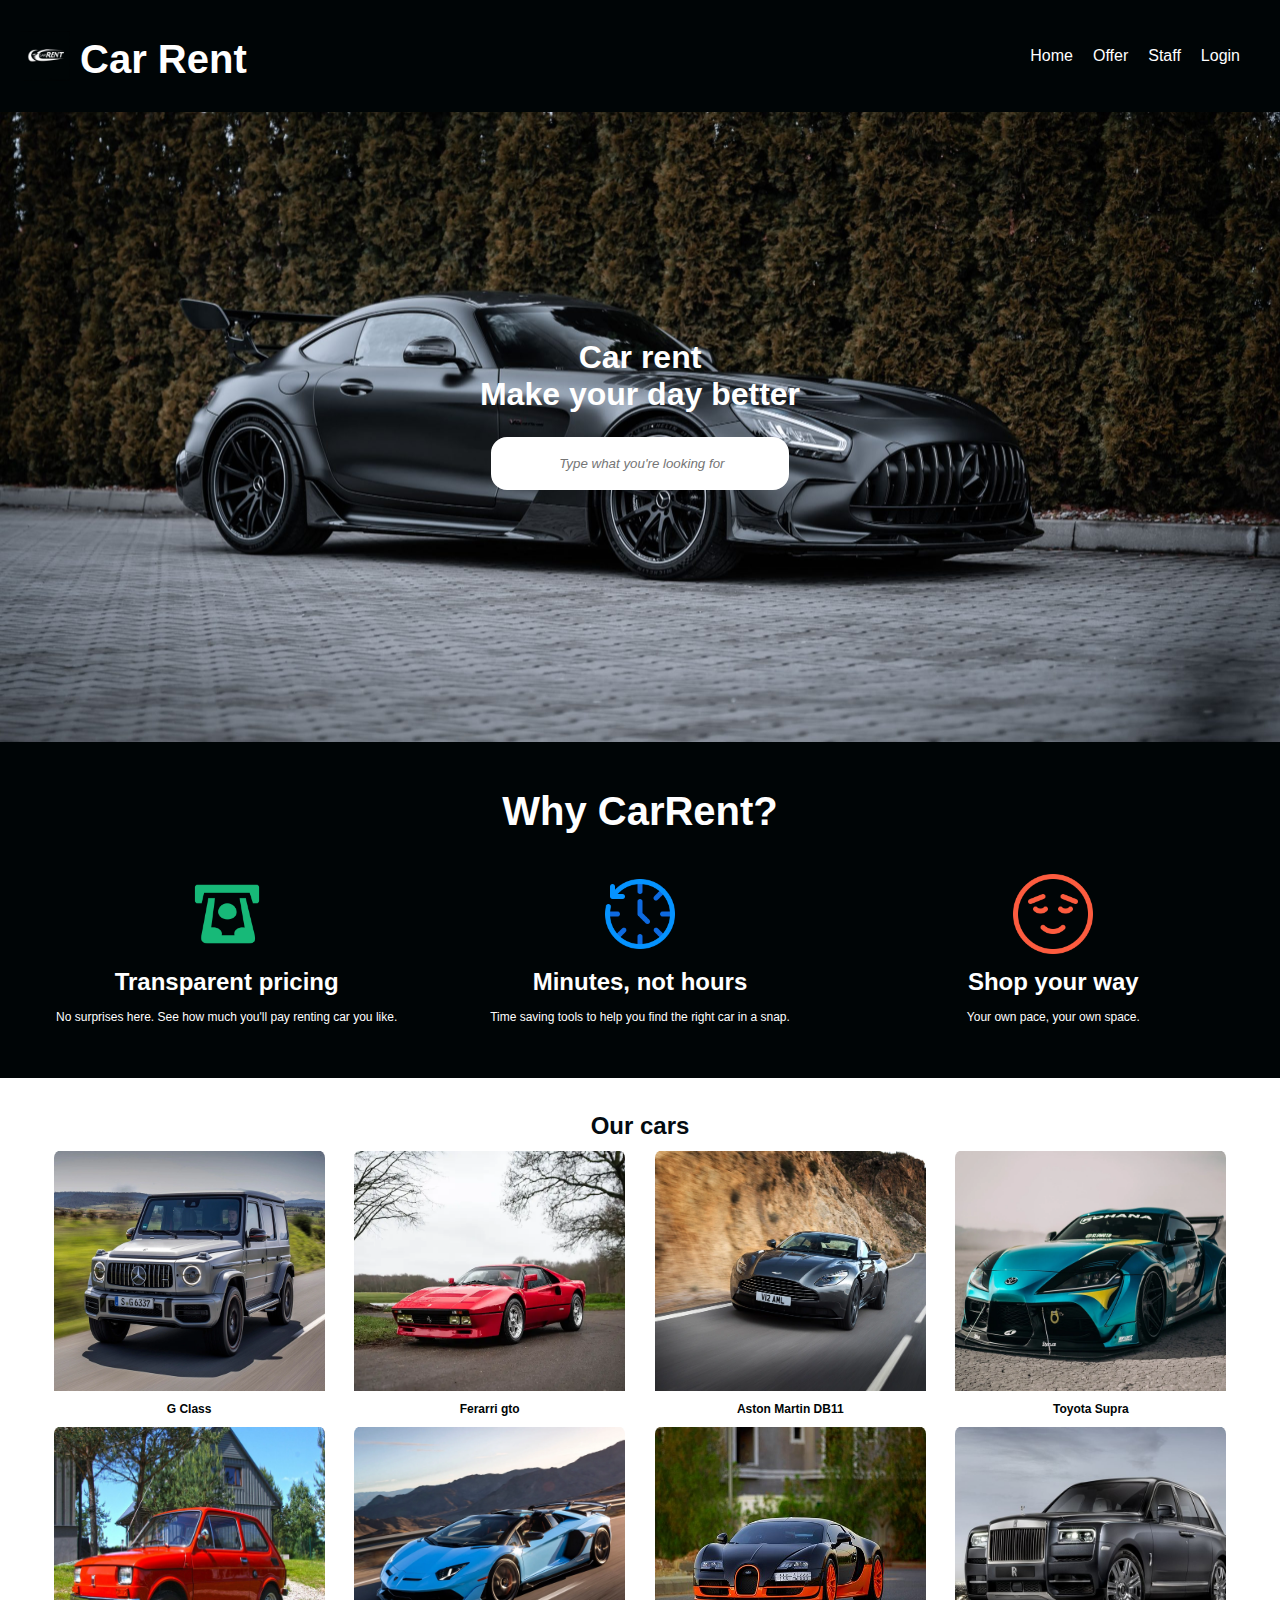
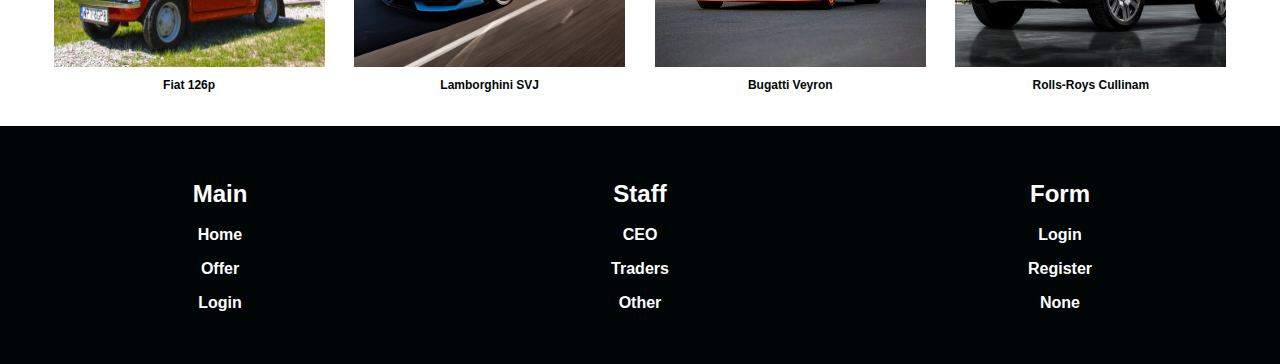
<file: index.html>
<!DOCTYPE html>
<html lang="pl">
<head>
    <meta charset="UTF-8">
    <meta http-equiv="X-UA-Compatible" content="IE=edge">
    <meta name="viewport" content="width=device-width, initial-scale=1.0">
    <meta name="author" content="Jakub Pluczak">
    <meta name="description" content="Main page">
    <meta name="keywords" content="Car_rent, Offer, Cars">
    <link rel="shortcut icon" href="img/logo.webp" type="image/x-icon">
    <link rel="stylesheet" href="hf.css">
    <link rel="stylesheet" href="style.css">
    <script src="main.js" defer></script>
    <title>Strona główna</title>
</head>
<body>
    <header>
        <div class="logo-title">
            <img src="img/logo.webp" alt="Car_Deels_Logo" class="logo">
            <h1>Car Rent</h1>
        </div>
        <nav>
            <div class="nav-toggle">&#9776;</div>
            <ul>
                <li class="nav-btn"><a href="index.html">Home</a></li>
                <li class="nav-btn"><a href="#cars">Offer</a></li>
                <li class="nav-btn"><a href="staff.html">Staff</a></li>
                <li class="nav-btn"><a href="contact.html">Login</a></li>
            </ul>
        </nav>
    </header>
    <main>
        <div class="background-wrap">
            <div class="search-form">
                <legend>
                    Car rent<br>
                    Make your day better
                    <form action="#" method="get">
                        <label for="search"></label>
                        <input type="text" name="search" id="search" placeholder=" Type what you're looking for">
                    </form>
                </legend>
            </div>
        </div>
        <div class="info">
            <h1>Why CarRent?</h1>
            <div class="features">
                <div class="feature">
                    <img src="img/money.webp" alt="Transparent_Pricing_Icon">
                    <h2>Transparent pricing</h2>
                    <p>No surprises here. See how much you'll pay renting car you like.</p>
                </div>
                <div class="feature">
                    <img src="img/clock.webp" alt="Minutes_Not_Hours_Icon">
                    <h2>Minutes, not hours</h2>
                    <p>Time saving tools to help you find the right car in a snap.</p>
                </div>
                <div class="feature">
                    <img src="img/calm.webp" alt="Shop_Your_Way_Icon">
                    <h2>Shop your way</h2>
                    <p>Your own pace, your own space.</p>
                </div>
            </div>
        </div>
        <div class="card-container" id="cars">
            <h2>Our cars</h2>
            <div class="card">
              <img src="img/gclass.webp" alt="G_class_mercedes">
              <div class="card-title">
                <h2>G Class</h2></div>
            </div>
            <div class="card">
                <img src="img/gto.webp" alt="Ferarri_gto">
                <div class="card-title">
                  <h2>Ferarri gto</h2></div>
              </div>
              <div class="card">
                <img src="img/astn.webp" alt="Aston_Martin_DB11">
                <div class="card-title">
                  <h2>Aston Martin DB11</h2></div>
              </div>
              <div class="card">
                <img src="img/tysp.webp" alt="Toyota_Supra">
                <div class="card-title">
                  <h2>Toyota Supra</h2></div>
              </div>
              <div class="card">
                <img src="img/f126.webp" alt="Fiat_126p">
                <div class="card-title">
                  <h2>Fiat 126p</h2></div>
              </div>
              <div class="card">
                <img src="img/swj.webp" alt="Lamborghini_Aventador_SVJ">
                <div class="card-title">
                  <h2>Lamborghini SVJ</h2></div>
              </div>
              <div class="card">
                <img src="img/bgt.webp" alt="Bugatti_Veyron">
                <div class="card-title">
                  <h2>Bugatti Veyron</h2></div>
              </div>
              <div class="card">
                <img src="img/rls.webp" alt="Rolls-Roys_Cullinam">
                <div class="card-title">
                  <h2>Rolls-Roys Cullinam</h2></div>
              </div>
        </div>
    </main>
    <footer>
        <div class="ft3">
             <div>
                 <h2>Main</h2>
                 <ul>
                     <li><a href="index.html">Home</a></li>
                     <li><a href="index.html">Offer</a></li>
                     <li><a href="contact.html">Login</a></li>
                 </ul>
             </div>
             <div>
                 <h2>Staff</h2>
                 <ul>
                     <li><a href="staff.html">CEO</a></li>
                     <li><a href="staff.html">Traders</a></li>
                     <li><a href="staff.html">Other</a></li>
                 </ul>
             </div>
             <div>
                 <h2>Form</h2>
                 <ul>
                     <li><a href="contact.html">Login</a></li>
                     <li><a href="register.html">Register</a></li>
                     <li><a href="#">None</a></li>
                 </ul>
             </div>
        </div>
     </footer>
</body>
</html>
</file>
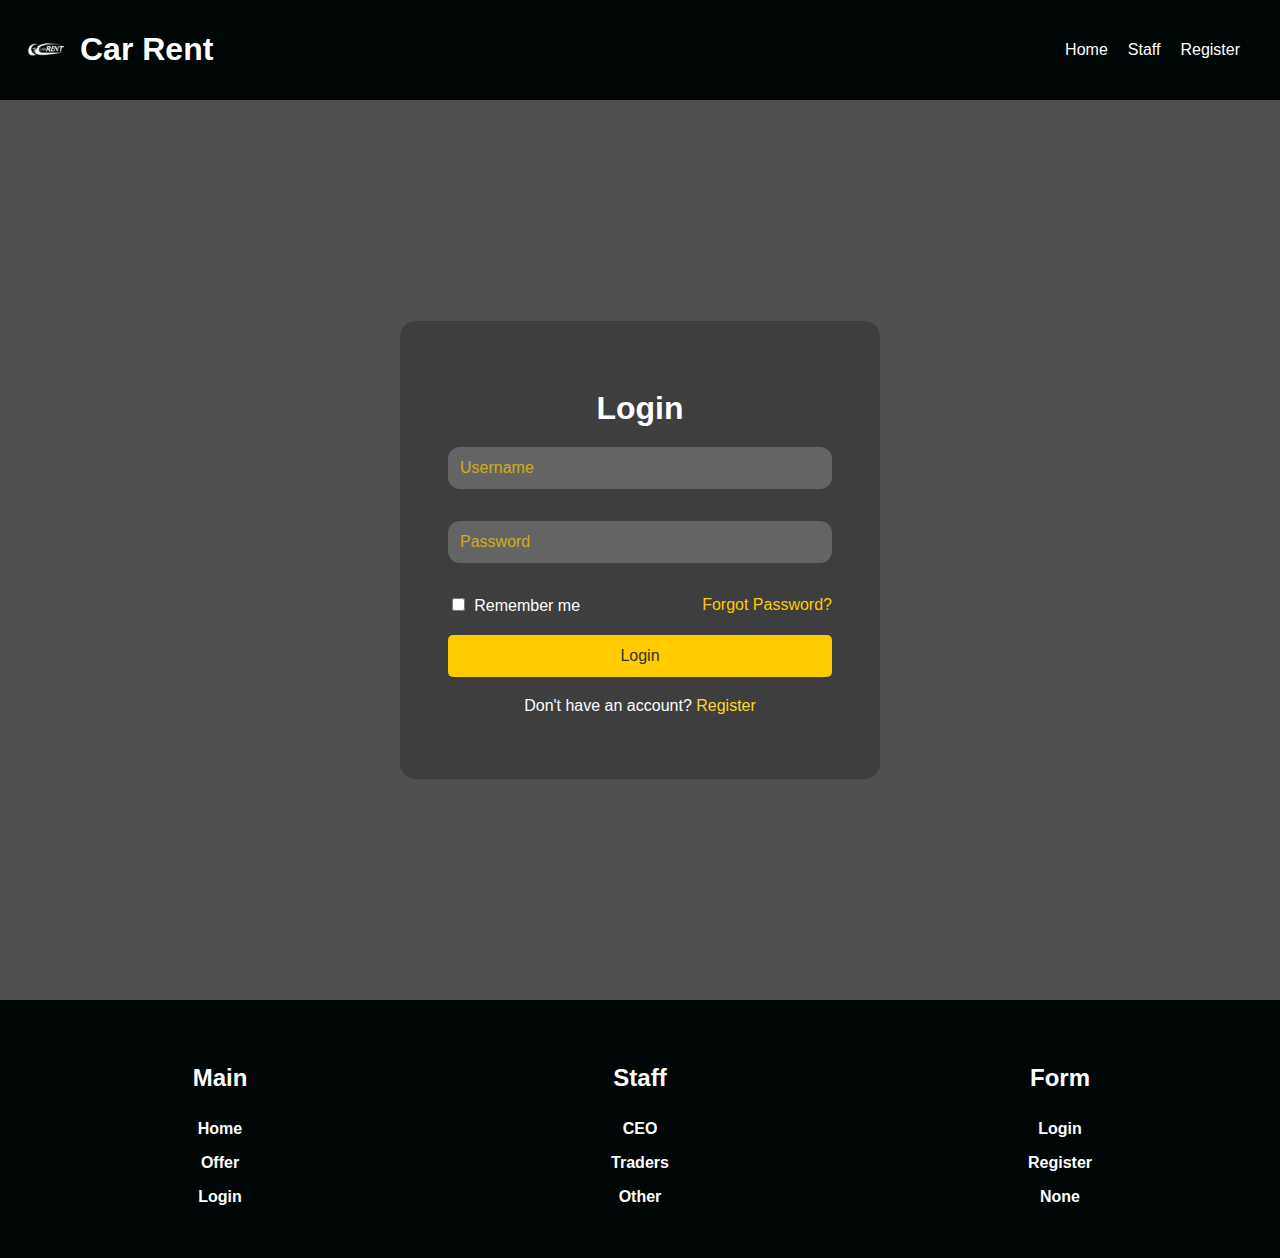
<file: contact.html>
<!DOCTYPE html>
<html lang="pl">
<head>
    <meta charset="UTF-8">
    <meta http-equiv="X-UA-Compatible" content="IE=edge">
    <meta name="viewport" content="width=device-width, initial-scale=1.0">
    <meta name="author" content="Jakub Pluczak">
    <meta name="description" content="Login Page">
    <meta name="keywords" content="Login, Username, Password">
    <link rel="shortcut icon" href="img/logo.webp" type="image/x-icon">
    <link rel="stylesheet" href="hf.css">
    <link rel="stylesheet" href="style2.css">
    <script src="main.js" defer></script>
    <title>Login</title>
</head>
<body>
    <header>
        <div class="logo-title">
            <img src="img/logo.webp" alt="Car_Deels_Logo" class="logo">
            <h1>Car Rent</h1>
        </div>
        <nav>
            <div class="nav-toggle">&#9776;</div>
            <ul>
                <li class="nav-btn"><a href="index.html">Home</a></li>
                <li class="nav-btn"><a href="staff.html">Staff</a></li>
                <li class="nav-btn"><a href="register.html">Register</a></li>
            </ul>
        </nav>
    </header>
    <main>
        <div class="login-container">
            <div class="login-form">
                <h1>Login</h1>
                <form action="#" method="post">
                    <div class="input-group">
                        <label for="username">
                            <input type="text" id="username" name="username" required placeholder="Username">
                        </label>
                        </div>
                    <div class="input-group">
                        <label for="password">
                            <input type="password" id="password" name="password" required placeholder="Password">
                        </label>
                    </div>
                    <div class="remember-me">
                        <label>
                            <input type="checkbox" id="remember" name="remember">
                            Remember me
                        </label>
                        <a href="#" class="forgot-password">Forgot Password?</a>
                    </div>
                    <button type="submit">Login</button>
                    <p class="register">Don't have an account? <a href="register.html">Register</a></p>
                </form>
            </div>
        </div>
    </main>
    <footer>
        <div class="ft3">
             <div>
                 <h2>Main</h2>
                 <ul>
                     <li><a href="index.html">Home</a></li>
                     <li><a href="index.html">Offer</a></li>
                     <li><a href="contact.html">Login</a></li>
                 </ul>
             </div>
             <div>
                 <h2>Staff</h2>
                 <ul>
                     <li><a href="staff.html">CEO</a></li>
                     <li><a href="staff.html">Traders</a></li>
                     <li><a href="staff.html">Other</a></li>
                 </ul>
             </div>
             <div>
                 <h2>Form</h2>
                 <ul>
                     <li><a href="contact.html">Login</a></li>
                     <li><a href="register.html">Register</a></li>
                     <li><a href="#">None</a></li>
                 </ul>
             </div>
        </div>
     </footer>
</body>
</html>
</file>
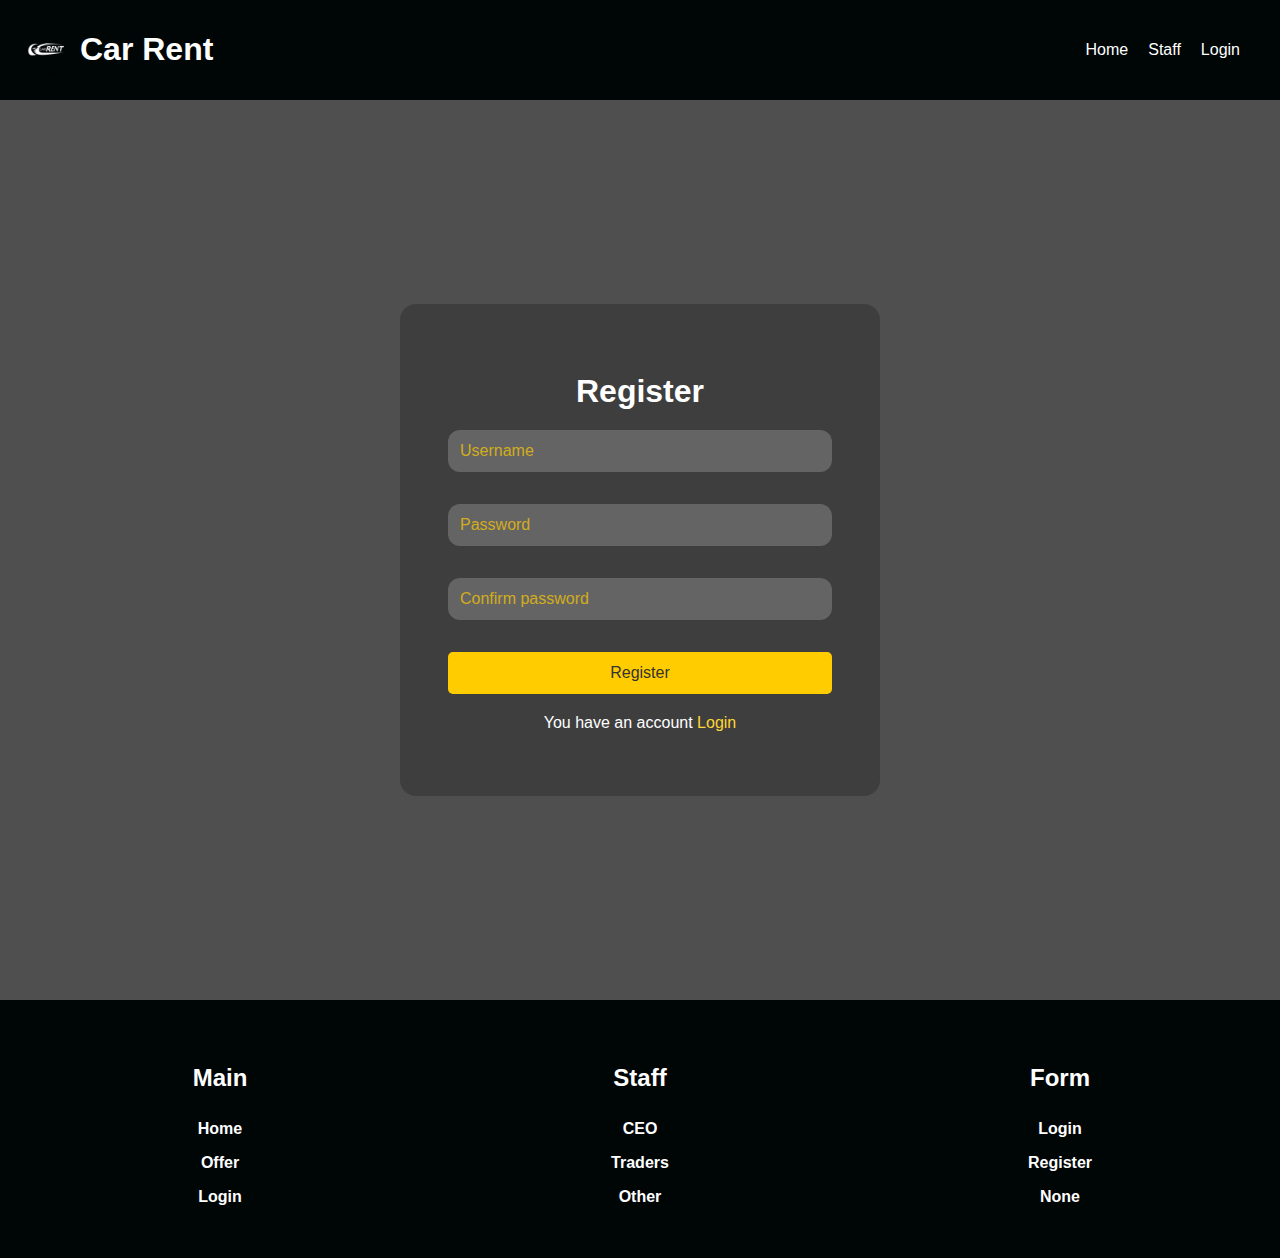
<file: register.html>
<!DOCTYPE html>
<html lang="pl">
<head>
    <meta charset="UTF-8">
    <meta http-equiv="X-UA-Compatible" content="IE=edge">
    <meta name="viewport" content="width=device-width, initial-scale=1.0">
    <meta name="author" content="Jakub Pluczak">
    <meta name="description" content="Register Page">
    <meta name="keywords" content="Register, Username, Password, Confirm_Password">
    <link rel="shortcut icon" href="img/logo.webp" type="image/x-icon">
    <link rel="stylesheet" href="hf.css">
    <link rel="stylesheet" href="style2.css">
    <script src="main.js" defer></script>
    <title>Login</title>
</head>
<body>
    <header>
        <div class="logo-title">
            <img src="img/logo.webp" alt="Car_Deels_Logo" class="logo">
            <h1>Car Rent</h1>
        </div>
        <nav>
            <div class="nav-toggle">&#9776;</div>
            <ul>
                <li class="nav-btn"><a href="index.html">Home</a></li>
                <li class="nav-btn"><a href="staff.html">Staff</a></li>
                <li class="nav-btn"><a href="contact.html">Login</a></li>
            </ul>
        </nav>
    </header>
    <main>
        <div class="login-container">
            <div class="login-form">
                <h1>Register</h1>
                <form action="#" method="post">
                    <div class="input-group">
                        <label for="username">
                            <input type="text" id="username" name="username" required placeholder="Username">
                        </label>
                        </div>
                    <div class="input-group">
                        <label for="password">
                            <input type="password" id="password" name="password" required placeholder="Password">
                        </label>
                    </div>
                    <div class="input-group">
                        <label for="confirm_p">
                            <input type="password" id="confirm_p" name="confirm_p" required placeholder="Confirm password">
                        </label>
                    </div>
                    <button type="submit">Register</button>
                    <p class="register">You have an account <a href="contact.html">Login</a></p>
                </form>
            </div>
        </div>
    </main>
    <footer>
        <div class="ft3">
             <div>
                 <h2>Main</h2>
                 <ul>
                     <li><a href="index.html">Home</a></li>
                     <li><a href="index.html">Offer</a></li>
                     <li><a href="contact.html">Login</a></li>
                 </ul>
             </div>
             <div>
                 <h2>Staff</h2>
                 <ul>
                     <li><a href="staff.html">CEO</a></li>
                     <li><a href="staff.html">Traders</a></li>
                     <li><a href="staff.html">Other</a></li>
                 </ul>
             </div>
             <div>
                 <h2>Form</h2>
                 <ul>
                     <li><a href="contact.html">Login</a></li>
                     <li><a href="register.html">Register</a></li>
                     <li><a href="#">None</a></li>
                 </ul>
             </div>
        </div>
     </footer>
</body>
</html>
</file>
<file: hf.css>
header {
    display: flex;
    justify-content: space-between;
    align-items: center;
    padding: 10px 20px;
    background-color: #000506;
    color: #fff;
}


.logo-title {
    display: flex;
    align-items: center;
}

.logo {
    width: 50px;
    height: auto;
    margin-right: 10px;
}

nav {
    position: relative;
}

.nav-toggle {
    display: none;
    cursor: pointer;
}

nav ul {
    list-style: none;
    display: flex;
    margin: 0;
    padding: 0;
}

nav ul li {
    margin-right: 20px;
}

.nav-btn a {
    color: white;
    text-decoration: none;
}

nav ul.showing {
    display: block;
}

.ft3 {
    display: grid;
    grid-template-columns: repeat(3, 1fr);
    background-color: #000506;
    gap: 20px;
    padding: 20px;
    color: #fff;
}

.ft3 > div {
    display: flex;
    flex-direction: column;
    justify-content: center;
    align-items: center;
    padding: 1.5rem ;
    border-radius: 1rem;
}

.ft3 ul {
    list-style: none;
    padding: 0;
    margin: 0;
    text-align: center;
}

.ft3 li{
    padding: 0.5rem;
}

.ft3 a {
    text-decoration: none;
    color: #fff;
    font-weight: bold;
    margin: 1rem 0;
    transition: color 0.3s;
}

@media only screen and (max-width: 480px) {
    header {
        align-items: center;
        padding: 10px;
    }

    nav ul {
        flex-direction: column;
        align-items: flex-end;
    }

    nav ul li {
        margin-right: 0;
        margin-bottom: 10px;
    }
}

@media only screen and (max-width: 768px) {
    header{
        position: fixed;
        width: 95%;
    }

    .nav-toggle {
        display: block;
    }

    nav ul {
        display: none;
        position:fixed;
        right: 0;
        top: 4.9rem;
        background-color: rgba(0, 0, 0, 0.8);
        width: 100%;
    }

    nav ul li {
        display: block;
        text-align: left;
        padding: 10px 20px;
    }

    .logo-title h1 {
        font-size: 1.5em;
    }
    
    .ft3  {
        display: flex;
        flex-direction: column;
    }

    .ft3>div{
        border-bottom: 3px solid grey;
        border-radius: 0;
    }
}
</file>
<file: style.css>
body {
    font-family: Arial, sans-serif;
    background-color: white;
    color: #040b11; 
    margin: 0;
    padding: 0;
}

.background-wrap {
    background-image: url('img/auto.webp');
    background-size: cover;
    background-position: center;
    height: 70vh;
    display: flex;
    align-items: center;
    justify-content: center;
}
  
.search-form {
    color: #fff;
    padding: 20px;
    border-radius: 10px;
    max-width: 22rem;
    text-align: center;
    font-size: 2rem;
    font-weight: bold;
}


#search{
    width: 18rem;
    height: 5vh;
    border-radius: 1rem;
    text-align: center;
    margin: 1.5rem;
    border: 0.2rem solid #fff;
    font-style: italic;
    outline: none;
}

.info {
    padding: 20px;
    background-color: #000506;
    color: #fff;
}

h1 {
    font-size: 2.5em;
    margin-bottom: 20px;
    text-align: center;
}

.features {
    display: flex;
    justify-content: space-around;
    align-items: center;
    flex-wrap: wrap;
    text-align: center;
}

.feature {
    width: 30%;
    margin: 20px 0;
}

.feature img {
    width: 80px;
    height: 80px;
}

h2 {
    font-size: 1.5em;
    margin: 10px 0;
}

p {
    font-size: 0.75em;
    line-height: 1.5;
}

.card-container {
    display: flex;
    flex-wrap: wrap;
    justify-content: space-evenly;
    padding: 1.5rem;
}

.card-container h2{
    text-align: center;
    flex-basis: 100%;
}

.card {
    border-radius: 0.5rem;
    overflow: hidden;
    background-color: #fff;
    display: flex;
    flex-basis: 22%;
    flex-direction: column;
    align-items: center;
    justify-content: center;
}
  
.card img {
    width: 20rem;
    height: 15rem;
    display: block;
    border: 1px solid #ffffff;
    border-radius: 1rem;
    aspect-ratio: 1;
}
  
.card-title {
    text-align: center;
    color: #000506;
    font-size: 0.5rem;
    font-weight: bold;
}


@media only screen and (max-width: 480px) {
    .background-wrap{
        background-image: url('img/autom.webp');
    }
    .search-form {
        width: 90%;
    }

    #search {
        width: calc(100% - 3rem);
    }
}


@media only screen and (max-width: 768px) {
    .background-wrap{
        background-image: url('img/autoq.webp');
    }
    .features {
        flex-direction: column;
    }

    .feature {
        width: 80%;
    }

    .card-container{
        flex-direction: column;
        text-align: center;
    }

    .card-container h2{
        width: 100%;
    }
    
    .card{
        width: 100%;
    }
}

@media only screen and (max-width: 1200px) {
    .feature {
        width: 45%;
    }

    .card {
        flex-basis: 45%;
    }

    .card img {
        width: 18rem;
        height: 13rem;
    }
}

@media only screen and (max-width: 1024px) {
    .feature {
        width: 60%;
    }

    .card {
        flex-basis: 45%;
    }

    .card img {
        width: 18rem;
        height: 13rem;
    }
}
</file>
<file: style2.css>
body {
    margin: 0;
    padding: 0;
    font-family: 'Arial', sans-serif;
    background: #4f4f4f;
}

main {
    display: flex;
    justify-content: center;
    align-items: center;
    height: 100vh;
}

.login-container {
    background: rgb(62, 62, 62);
    border-radius: 1rem;
    padding: 3rem;
    width: 100%;
    max-width: 30%;
    text-align: center;
    display: flex;
    flex-direction: column;
    justify-content: center;
    align-items: center;
}

.login-form{
    width: 100%;
}

.login-form h1 {
    width: 100%;
    font-size: 2em;
    margin-bottom: 20px;
    color: #fff;
}

.input-group {
    width: 100%;
    margin-bottom: 2rem;
}

.input-group input {
    width: 100%;
    padding: 0.75rem;
    background: rgba(255, 255, 255, 0.2);
    border: none;
    outline: none;
    border-radius: 0.75rem;
    color: #fff;
    font-size: 1em;
    box-sizing: border-box;
}

.input-group input::placeholder {
    color: #ffcc00;
    opacity: 0.7;
}

.remember-me {
    display: flex;
    justify-content: space-between;
    width: 100%;
    align-items: center;
    margin-bottom: 20px;
    color: #fff;
}

.remember-me input {
    margin-right: 0.3rem;
    outline: none;
}

.remember-me a {
    color: #ffcc00;
    text-decoration: none;
}

button {
    width: 100%;
    padding: 0.75rem;
    background: #ffcc00;
    border: none;
    border-radius: 5px;
    font-size: 1em;
    color: #333;
    cursor: pointer;
    transition: background 0.3s;
}

button:hover {
    background: #ffd633;
}

.register {
    margin-top: 20px;
    color: #fff;
}

.register a {
    color: #ffd633;
    text-decoration: none;
}

@media (max-width: 1200px) {
    .login-container {
        padding: 2.5rem;
        max-width: 60%;
    }
}

@media (max-width: 1024px) {
    .login-container {
        padding: 2rem;
        max-width: 70%;
    }

    .login-form h1 {
        font-size: 1.8em;
    }
}

@media only screen and (max-width: 768px) {
    .login-container {
        padding: 2rem;
        max-width: 80%;
    }
}

@media only screen and (max-width: 480px) {
    .login-container {
        padding: 1.5rem;
        max-width: 75%;
    }

    .login-form h1 {
        font-size: 1.5em;
    }

    .input-group input {
        padding: 0.5rem;
    }

    button {
        padding: 0.5rem;
    }
}

@media only screen and (max-width: 355px){
    .remember-me{
        flex-wrap: wrap;
        flex-direction: column;
    }

    .remember-me *{
        padding: 0.25rem;
    }
}
</file>
